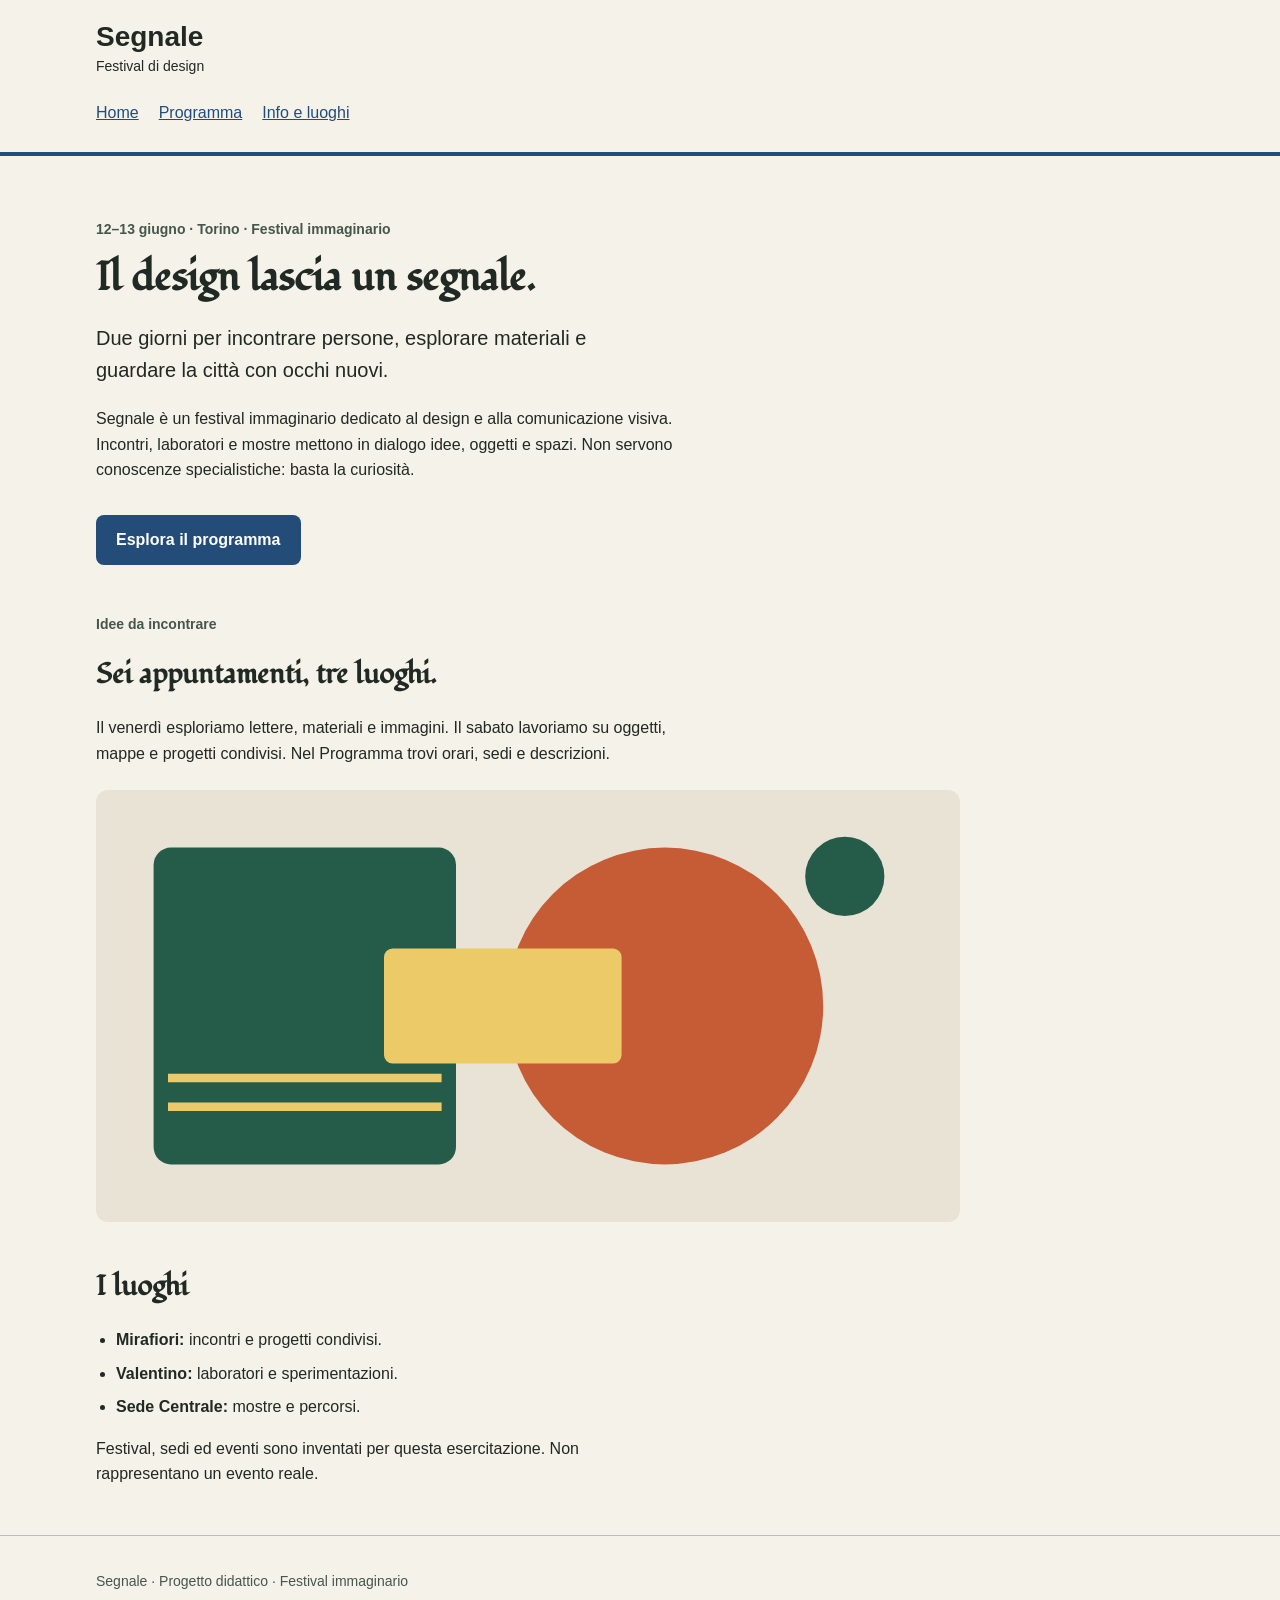
<file: index.html>
<!doctype html>
<html lang="it">
<head>
  <meta charset="utf-8">
  <meta name="viewport" content="width=device-width, initial-scale=1">
  <title>Segnale — Festival di design</title>
  <link rel="stylesheet" href="style.css">
  <link rel="stylesheet"
  href="https://fonts.googleapis.com/css?family=Fondamento">
</head>
<body>
  <a class="skip-link" href="#contenuto">Vai al contenuto</a>
  <header class="site-header">
    <div class="container">
      <a class="brand" href="index.html">Segnale<span>Festival di design</span></a>
      <nav>
        <a href="index.html">Home</a>
        <a href="programma.html">Programma</a>
        <a href="info.html">Info e luoghi</a>
      </nav>
    </div>
  </header>

  <main id="contenuto" class="container">
    <section class="intro">
      <p class="eyebrow">12–13 giugno · Torino · Festival immaginario</p>
      <h1 id="titolo-home">Il design lascia un segnale.</h1>
      <p class="lead">Due giorni per incontrare persone, esplorare materiali e guardare la città con occhi nuovi.</p>
      <p class="reading-text">Segnale è un festival immaginario dedicato al design e alla comunicazione visiva. Incontri, laboratori e mostre mettono in dialogo idee, oggetti e spazi. Non servono conoscenze specialistiche: basta la curiosità.</p>
      <a class="button-link" href="programma.html">Esplora il programma</a>
    </section>

    <section class="content-section">
      <p class="eyebrow">Idee da incontrare</p>
      <h2 id="titolo-festival">Sei appuntamenti, tre luoghi.</h2>
      <p class="reading-text">Il venerdì esploriamo lettere, materiali e immagini. Il sabato lavoriamo su oggetti, mappe e progetti condivisi. Nel Programma trovi orari, sedi e descrizioni.</p>
      <img class="festival-image" src="assets/festival.svg" alt="Composizione geometrica di cerchi e rettangoli nei colori del festival" width="1200" height="600">
    </section>

    <section class="content-section">
      <h2 id="titolo-luoghi">I luoghi</h2>
      <ul class="venues">
        <li><strong>Mirafiori:</strong> incontri e progetti condivisi.</li>
        <li><strong>Valentino:</strong> laboratori e sperimentazioni.</li>
        <li><strong>Sede Centrale:</strong> mostre e percorsi.</li>
      </ul>
      <p class="reading-text">Festival, sedi ed eventi sono inventati per questa esercitazione. Non rappresentano un evento reale.</p>
    </section>
  </main>

  <footer class="site-footer"><div class="container"><p>Segnale · Progetto didattico · Festival immaginario</p></div></footer>
</body>
</html>
</file>
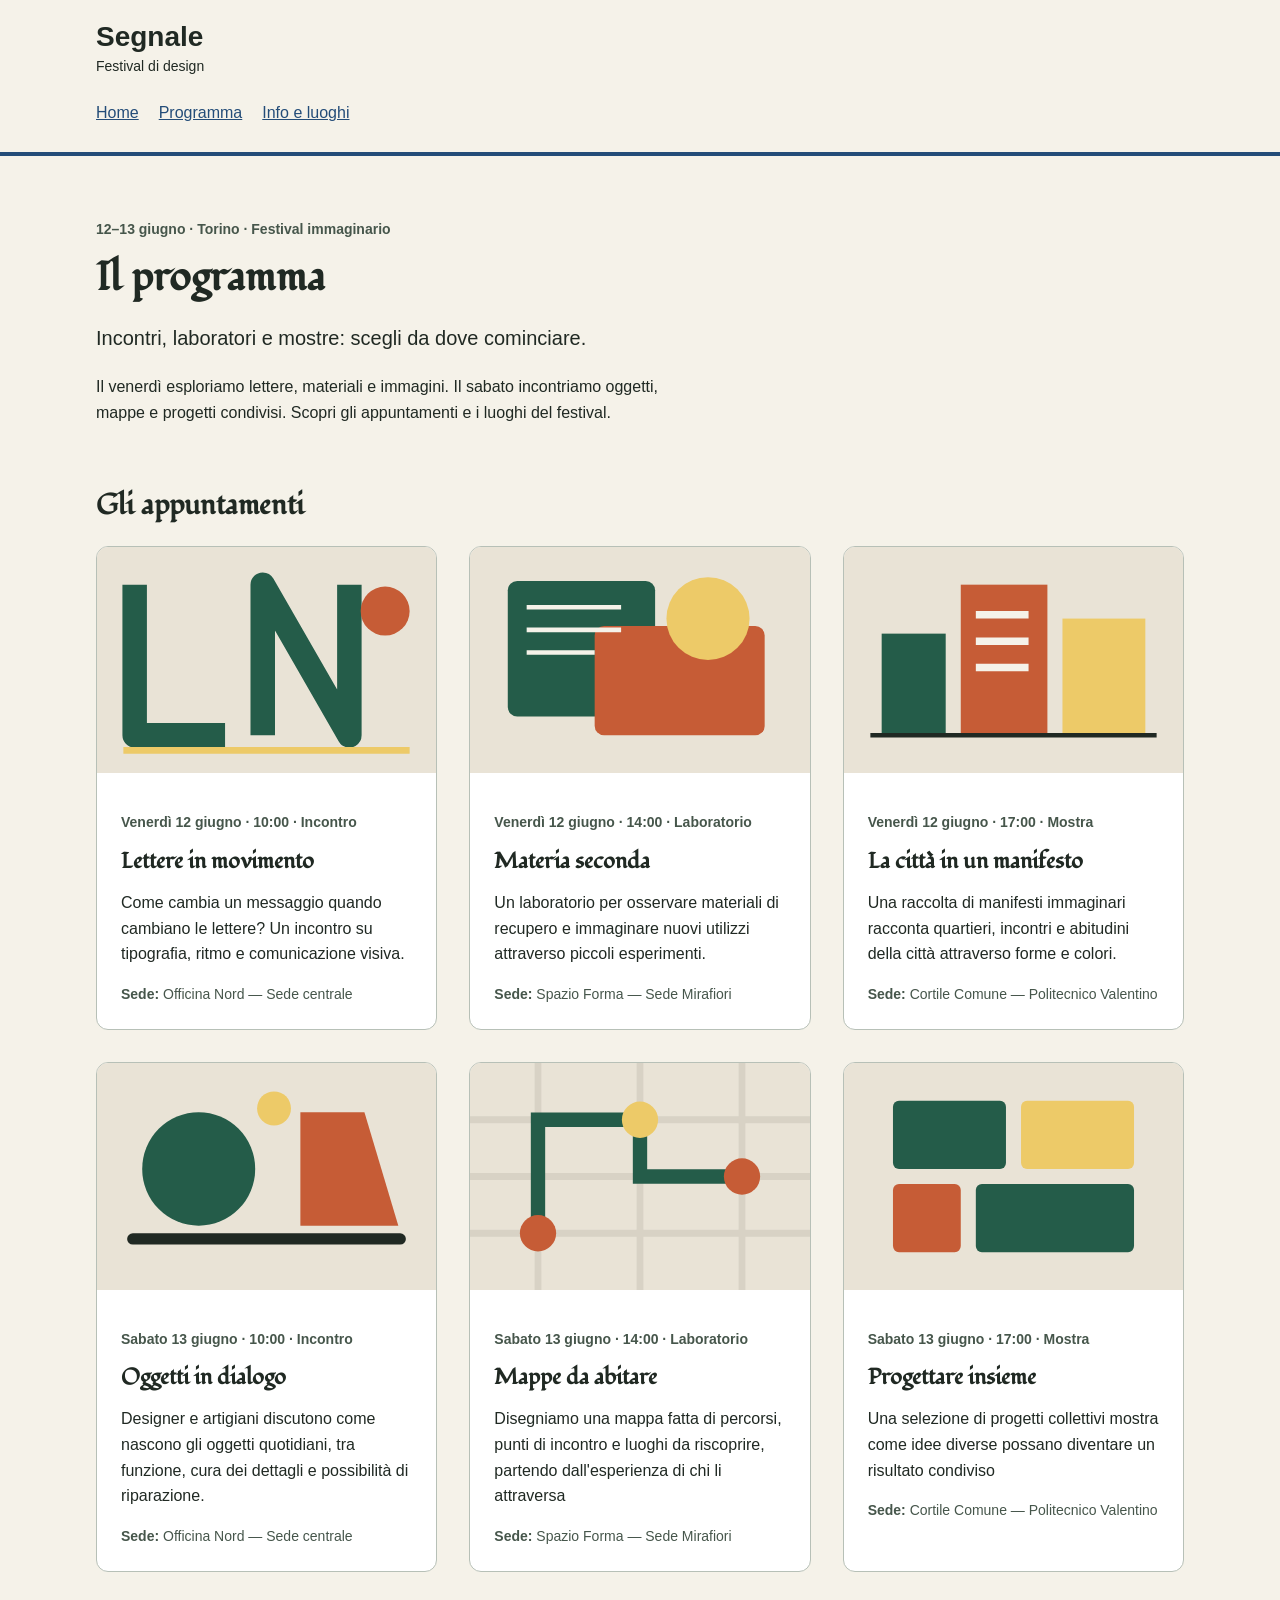
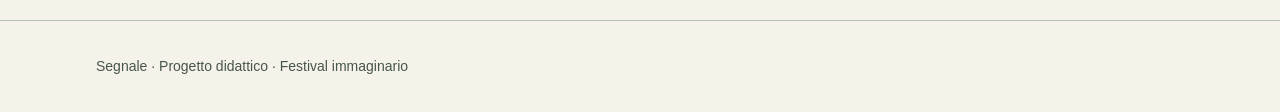
<file: programma.html>
<!doctype html>
<html lang="it">
<head>
  <meta charset="utf-8">
  <meta name="viewport" content="width=device-width, initial-scale=1">
  <title>Programma — Segnale</title>
  <link rel="stylesheet" href="style.css">
  <link rel="stylesheet" href="https://fonts.googleapis.com/css?family=Fondamento">
</head>
<body>
  <a class="skip-link" href="#contenuto">Vai al contenuto</a>

  <header class="site-header">
    <div class="container">
      <a class="brand" href="index.html">Segnale<span>Festival di design</span></a>
      <nav>
        <a href="index.html">Home</a>
        <a href="programma.html">Programma</a>
        <a href="info.html">Info e luoghi</a>
      </nav>
    </div>
  </header>

  <main id="contenuto" class="container">
    <section class="intro">
      <p class="eyebrow">12–13 giugno · Torino · Festival immaginario</p>
      <h1 id="titolo-programma">Il programma</h1>
      <p class="lead">Incontri, laboratori e mostre: scegli da dove cominciare.</p>
      <p class="reading-text">
        Il venerdì esploriamo lettere, materiali e immagini. Il sabato incontriamo
        oggetti, mappe e progetti condivisi. Scopri gli appuntamenti e i luoghi del festival.
      </p>
    </section>

    <section class="content-section" aria-labelledby="titolo-eventi">
      <h2 id="titolo-eventi">Gli appuntamenti</h2>
      <p id="stato-eventi" role="status" aria-live="polite">Caricamento degli eventi…</p>
      <div class="event-grid" id="event-grid"></div>
    </section>
  </main>

  <footer class="site-footer">
    <div class="container">
      <p>Segnale · Progetto didattico · Festival immaginario</p>
    </div>
  </footer>

  <script>
    const griglia = document.querySelector("#event-grid");
    const stato = document.querySelector("#stato-eventi");

    function creaElemento(tag, testo, classe) {
      const elemento = document.createElement(tag);
      if (testo !== undefined) elemento.textContent = testo;
      if (classe) elemento.className = classe;
      return elemento;
    }

    function formattaData(data) {
      const [anno, mese, giorno] = data.split("-").map(Number);
      const dataLocale = new Date(anno, mese - 1, giorno);
      const formattata = new Intl.DateTimeFormat("it-IT", {
        weekday: "long",
        day: "numeric",
        month: "long"
      }).format(dataLocale);

      return formattata.charAt(0).toLocaleUpperCase("it-IT") + formattata.slice(1);
    }

    function creaScheda(evento, sediPerId) {
      const scheda = document.createElement("article");
      scheda.className = "event-card";

      const immagine = document.createElement("img");
      immagine.src = evento.immagine;
      immagine.alt = evento.immagine_alt;
      immagine.width = 900;
      immagine.height = 600;

      const corpo = document.createElement("div");
      corpo.className = "event-body";

      corpo.append(
        creaElemento(
          "p",
          `${formattaData(evento.data)} · ${evento.orario} · ${evento.categoria}`,
          "event-meta"
        ),
        creaElemento("h3", evento.titolo),
        creaElemento("p", evento.descrizione)
      );

      const sede = sediPerId.get(evento.sede_id);
      const luogo = creaElemento("p", undefined, "event-place");
      const etichetta = document.createElement("strong");
      etichetta.textContent = "Sede:";
      luogo.append(etichetta, ` ${sede ? sede.nome : "Sede da definire"}`);

      corpo.append(luogo);
      scheda.append(immagine, corpo);
      return scheda;
    }

    async function caricaEventi() {
      try {
        const [rispostaEventi, rispostaSedi] = await Promise.all([
          fetch("dati/eventi.json"),
          fetch("dati/sedi.json")
        ]);

        if (!rispostaEventi.ok || !rispostaSedi.ok) {
          throw new Error("Non è stato possibile leggere uno dei file JSON.");
        }

        const [eventi, sedi] = await Promise.all([
          rispostaEventi.json(),
          rispostaSedi.json()
        ]);

        if (!Array.isArray(eventi) || !Array.isArray(sedi)) {
          throw new Error("Il contenuto dei file JSON non è valido.");
        }

        if (eventi.length === 0) {
          stato.textContent = "Non ci sono eventi da mostrare.";
          return;
        }

        const sediPerId = new Map(sedi.map(sede => [sede.id, sede]));
        const schede = eventi.map(evento => creaScheda(evento, sediPerId));

        griglia.replaceChildren(...schede);
        stato.textContent = "";
      } catch (errore) {
        console.error("Errore nel caricamento del programma:", errore);
        stato.textContent = "Impossibile caricare gli eventi: controlla che i file JSON siano presenti e leggibili.";
      }
    }

    caricaEventi();
  </script>
</body>
</html>
</file>
<file: style.css>
/* Segnale: esempio completo della consegna su Home e Programma. */

/* Valori condivisi: le regole interessate li richiamano con var(). */
:root {
  --colore-primario: #234c78;
  --colore-primario-scuro: #163454;
  --colore-sfondo: #f5f2e9;
  --colore-testo: #202923;
  --font-testo: Arial, Helvetica, sans-serif;
  --font-titoli: Fondamento, "Times New Roman", serif;
}

* {
  box-sizing: border-box;
}

body {
  margin: 0;
  background: var(--colore-sfondo);
  color: var(--colore-testo);
  font-family: var(--font-testo);
  font-size: 1rem;
  line-height: 1.6;
}

a {
  color: var(--colore-primario);
}

a:hover {
  text-decoration: underline;
}

a:focus {
  outline: 3px solid var(--colore-testo);
}

.container {
  width: 92%;
  max-width: 68rem;
  margin: 0 auto;
}

.site-header {
  position: sticky;
  top: 0;
  z-index: 1000;
  padding: 1.25rem 0;
  border-bottom: 4px solid var(--colore-primario);
  background: var(--colore-sfondo);
}

.brand {
  display: inline-block;
  color: var(--colore-testo);
  font-size: 1.75rem;
  font-weight: bold;
  line-height: 1.2;
  text-decoration: none;
}

.brand span {
  display: block;
  margin-top: 0.25rem;
  font-size: 0.875rem;
  font-weight: normal;
}

nav {
  display: flex;
  flex-direction: column;
  align-items: flex-start;
  gap: 0.25rem;
  margin-top: 1rem;
}

nav a {
  display: block;
  max-width: 100%;
  padding: 0.375rem 0;
  overflow-wrap: anywhere;
}

@media (min-width: 600px) {
  nav {
    flex-direction: row;
    flex-wrap: wrap;
    align-items: center;
    column-gap: 1.25rem;
    row-gap: 0.25rem;
  }
}


.intro {
  padding: 3rem 0 1rem;
}

.eyebrow,
.event-meta {
  color: #46564b;
  font-size: 0.875rem;
  font-weight: bold;
}

h1,
h2,
h3 {
  font-family: var(--font-titoli);
  line-height: 1.2;
}

h1 {
  max-width: 18ch;
  margin: 0.75rem 0 1.25rem;
  font-size: 2.5rem;
}

h2 {
  font-size: 1.75rem;
}

h3 {
  margin: 0.5rem 0 0.75rem;
  font-size: 1.375rem;
}

.lead {
  max-width: 48ch;
  font-size: 1.25rem;
}

.reading-text {
  max-width: 65ch;
}

.button-link {
  display: inline-block;
  margin-top: 1rem;
  padding: 0.75rem 1.25rem;
  border-radius: 0.5rem;
  background: var(--colore-primario);
  color: #ffffff;
  font-weight: bold;
  text-decoration: none;
}

.button-link:hover {
  background: var(--colore-primario-scuro);
}

.content-section {
  margin: 2rem 0 3rem;
}

.festival-image {
  display: block;
  width: 100%;
  max-width: 54rem;
  height: auto;
  margin-top: 1.5rem;
  border-radius: 0.75rem;
}

.venues {
  padding-left: 1.25rem;
}

.venues li {
  margin-bottom: 0.5rem;
}

/* Disposizione di base: una colonna. */
.event-grid {
  display: grid;
  grid-template-columns: 1fr;
  gap: 2rem;
}

.event-card {
  overflow: hidden;
  border: 1px solid #b7c0b7;
  border-radius: 0.75rem;
  background: #ffffff;
}

.event-card img {
  display: block;
  width: 100%;
  height: auto;
}

.event-body {
  padding: 1.5rem;
}

.event-place {
  margin-bottom: 0;
  color: #46564b;
  font-size: 0.875rem;
}

.site-footer {
  padding: 1.25rem 0;
  border-top: 1px solid #b7c0b7;
  color: #46564b;
  font-size: 0.875rem;
}

.skip-link {
  position: absolute;
  top: -6rem;
  left: 1rem;
  padding: 0.75rem 1rem;
  background: #ffffff;
  color: var(--colore-testo);
}

.skip-link:focus {
  top: 1rem;
}

/* Da 600 px: due colonne. */
@media (min-width: 600px) {
  .event-grid {
    grid-template-columns: repeat(2, 1fr);
  }
}

/* Da 1024 px: tre colonne. Questa regola segue quella da 600 px. */
@media (min-width: 1024px) {
  .event-grid {
    grid-template-columns: repeat(3, 1fr);
  }
}

.luoghi-swiper figure {
  margin: 0;
}

.luoghi-swiper img {
  display: block;
  width: 100%;
  height: auto;
}

.mappa-contenitore {
  width: 100%;
  aspect-ratio: 16 / 9;
}

.mappa-contenitore iframe {
  display: block;
  width: 100%;
  height: 100%;
  border: 0;
}
</file>
